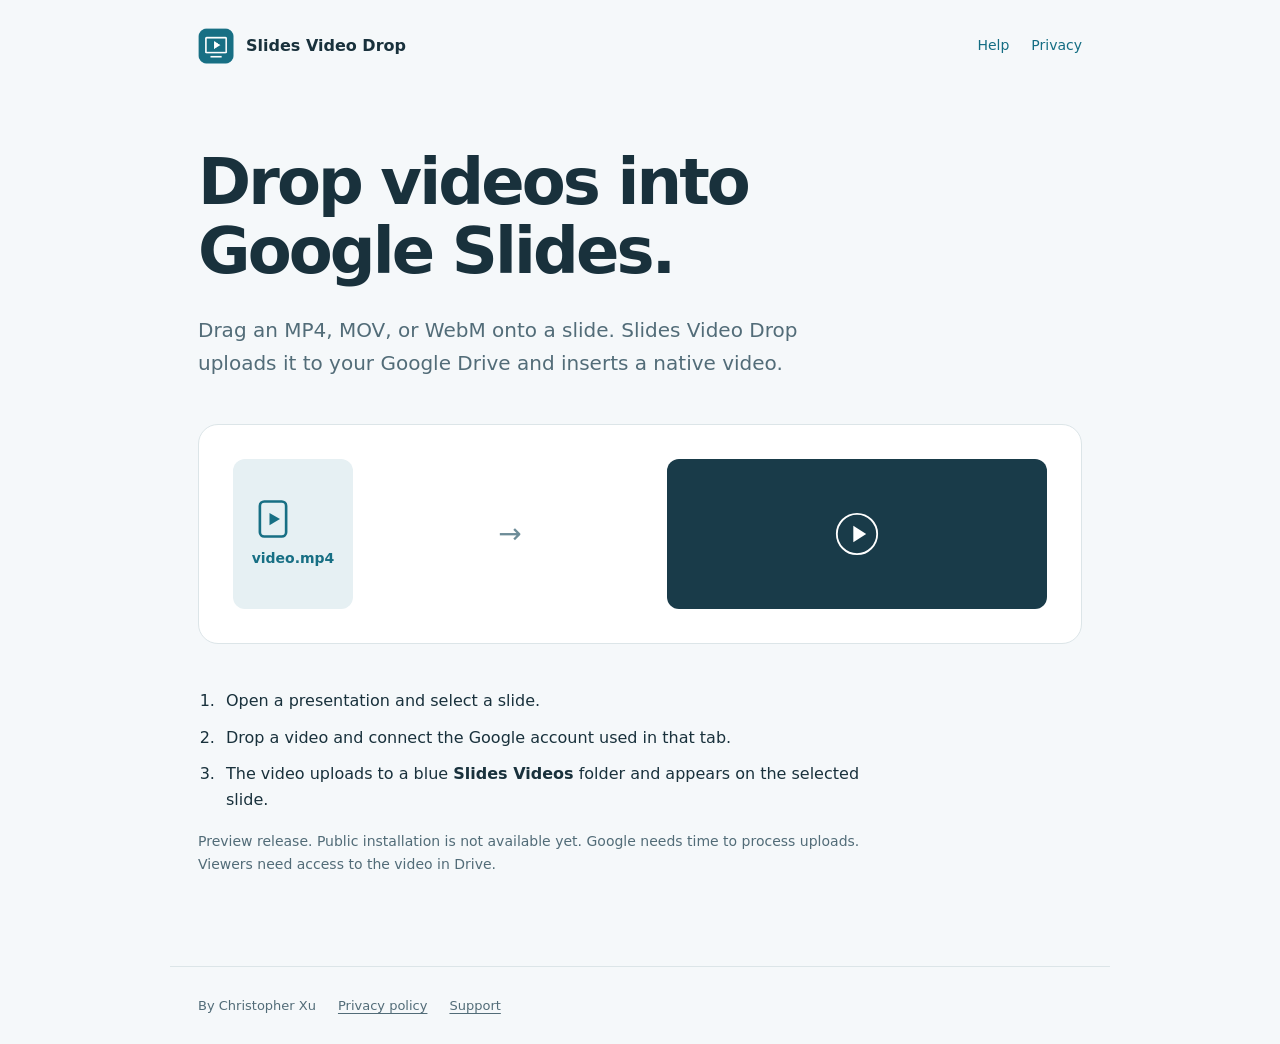
<file: index.html>
<!doctype html><html lang="en"><meta charset="utf-8"><meta name="viewport" content="width=device-width,initial-scale=1"><meta name="description" content="Drag local video files into Google Slides. Slides Video Drop uploads to your Google Drive and inserts native videos."><title>Slides Video Drop</title><link rel="icon" href="icon.png"><link rel="stylesheet" href="style.css">
<header><a class="brand" href="./"><img src="icon.png" alt="">Slides Video Drop</a><nav aria-label="Navigation"><a href="support.html">Help</a><a href="privacy.html">Privacy</a></nav></header>
<main><h1>Drop videos into<br>Google Slides.</h1><p class="lead">Drag an MP4, MOV, or WebM onto a slide. Slides Video Drop uploads it to your Google Drive and inserts a native video.</p>
<div class="flow" role="img" aria-label="A local video file is dropped into a presentation slide"><div class="file"><div><svg viewBox="0 0 48 48" fill="none" aria-hidden="true"><rect x="9" y="4" width="30" height="40" rx="5" stroke="currentColor" stroke-width="3"/><path d="m20 17 12 7-12 7Z" fill="currentColor"/></svg><br>video.mp4</div></div><span class="arrow" aria-hidden="true">→</span><div class="slide"><svg viewBox="0 0 48 48" aria-hidden="true"><circle cx="24" cy="24" r="22" fill="none" stroke="currentColor" stroke-width="2"/><path d="m20 15 14 9-14 9Z" fill="currentColor"/></svg></div></div>
<ol class="steps"><li>Open a presentation and select a slide.</li><li>Drop a video and connect the Google account used in that tab.</li><li>The video uploads to a blue <strong>Slides Videos</strong> folder and appears on the selected slide.</li></ol>
<p class="note">Preview release. Public installation is not available yet. Google needs time to process uploads. Viewers need access to the video in Drive.</p>
</main><footer><span>By Christopher Xu</span><a href="privacy.html">Privacy policy</a><a href="support.html">Support</a></footer></html>
</file>
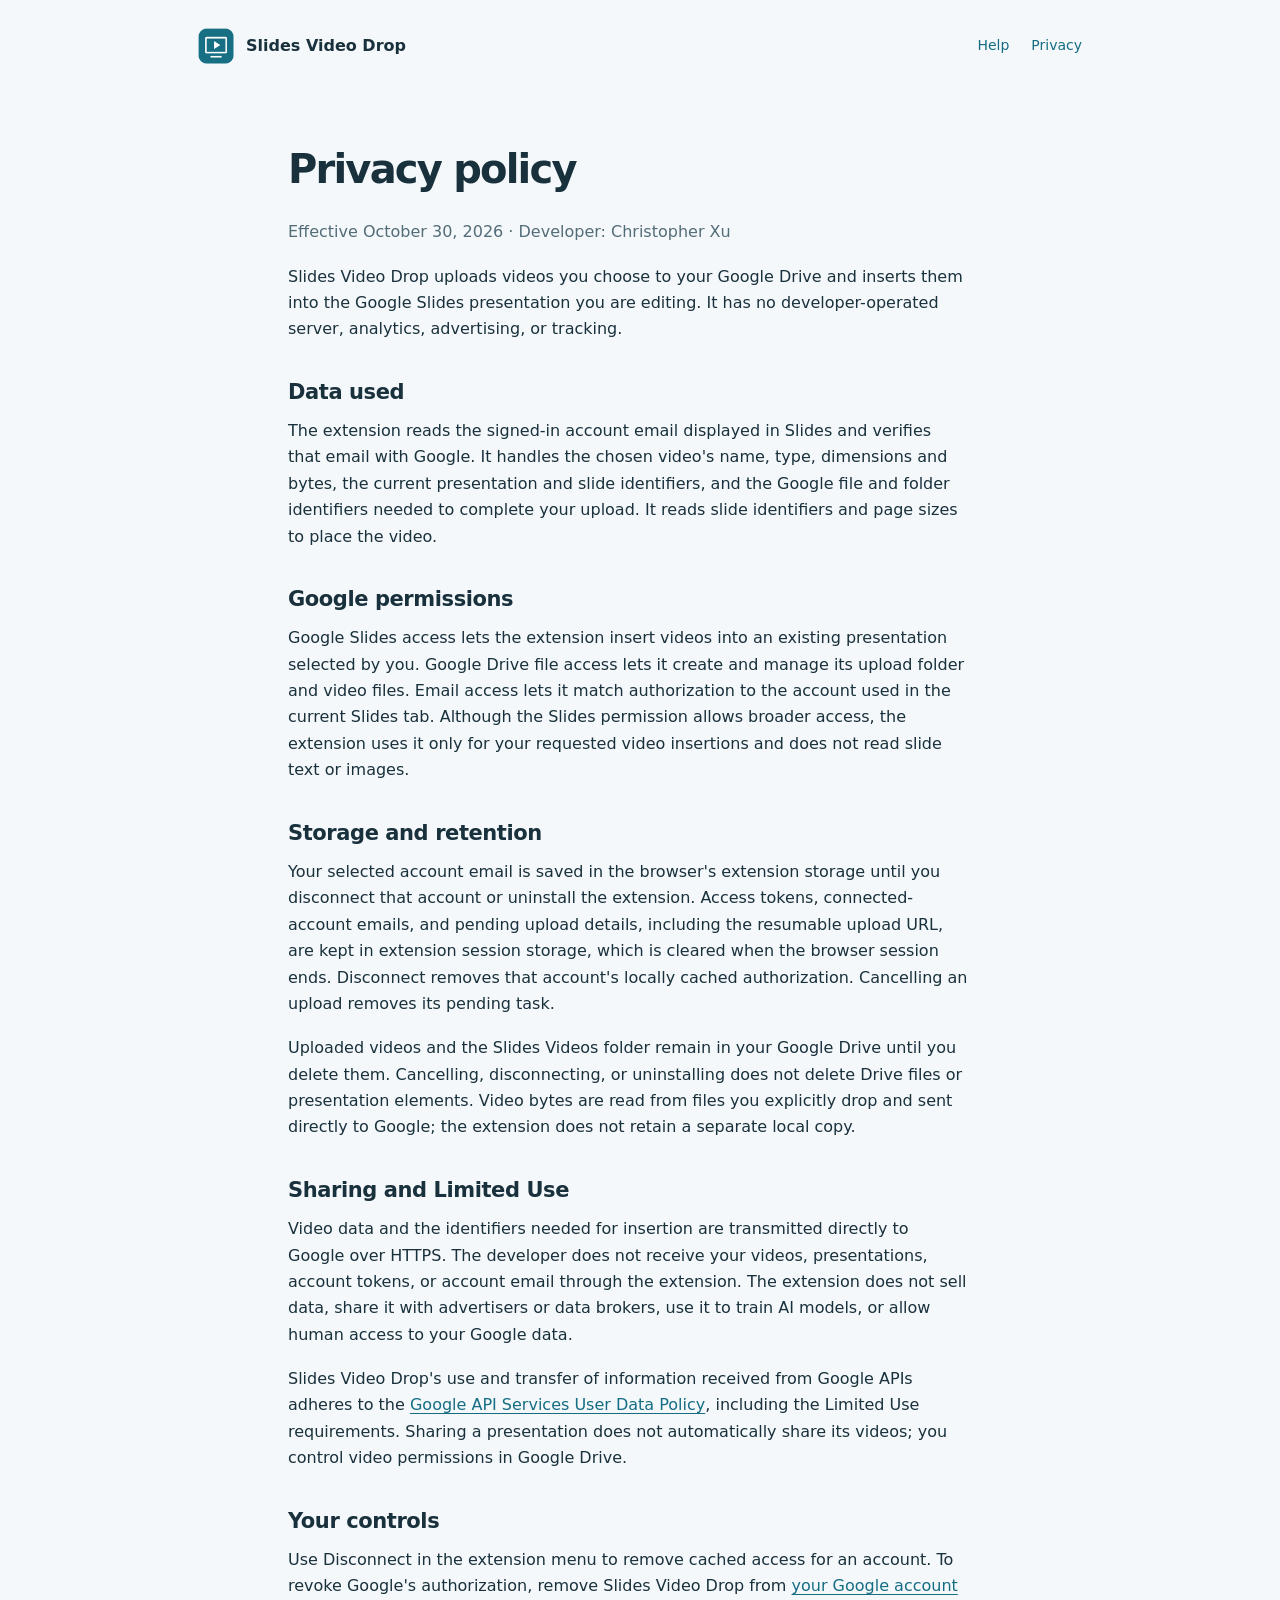
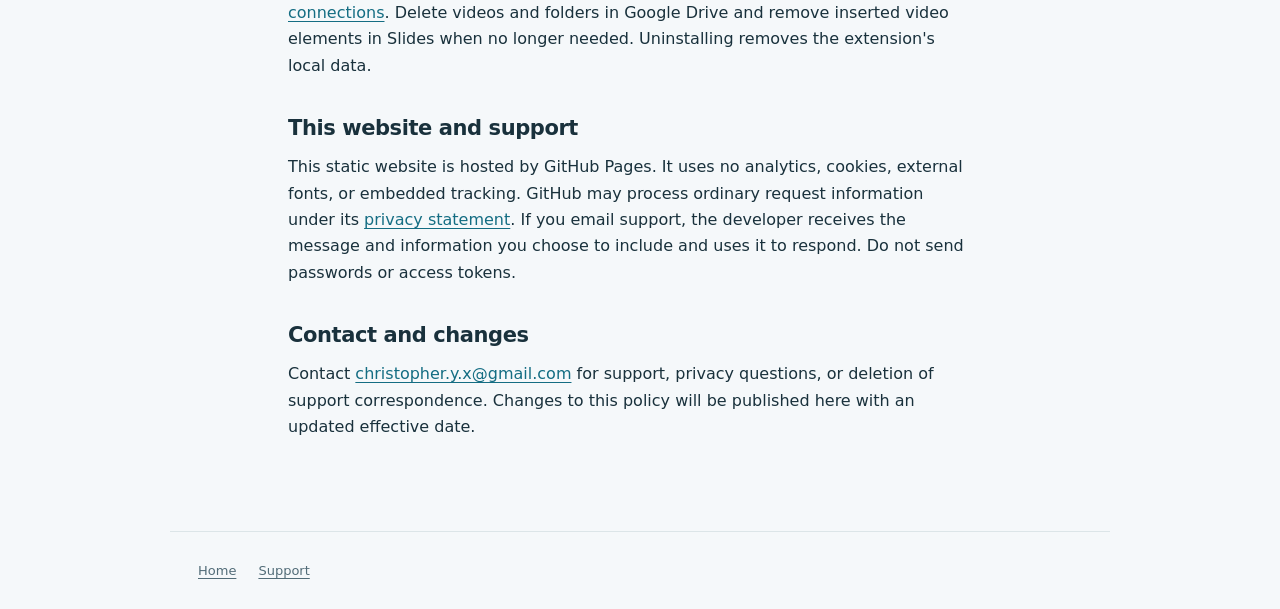
<file: privacy.html>
<!doctype html><html lang="en"><meta charset="utf-8"><meta name="viewport" content="width=device-width,initial-scale=1"><title>Privacy · Slides Video Drop</title><link rel="icon" href="icon.png"><link rel="stylesheet" href="style.css">
<header><a class="brand" href="./"><img src="icon.png" alt="">Slides Video Drop</a><nav aria-label="Navigation"><a href="support.html">Help</a><a href="privacy.html" aria-current="page">Privacy</a></nav></header>
<main class="paper"><h1>Privacy policy</h1><p class="note">Effective October 30, 2026 · Developer: Christopher Xu</p>
<p>Slides Video Drop uploads videos you choose to your Google Drive and inserts them into the Google Slides presentation you are editing. It has no developer-operated server, analytics, advertising, or tracking.</p>
<h2>Data used</h2><p>The extension reads the signed-in account email displayed in Slides and verifies that email with Google. It handles the chosen video's name, type, dimensions and bytes, the current presentation and slide identifiers, and the Google file and folder identifiers needed to complete your upload. It reads slide identifiers and page sizes to place the video.</p>
<h2>Google permissions</h2><p>Google Slides access lets the extension insert videos into an existing presentation selected by you. Google Drive file access lets it create and manage its upload folder and video files. Email access lets it match authorization to the account used in the current Slides tab. Although the Slides permission allows broader access, the extension uses it only for your requested video insertions and does not read slide text or images.</p>
<h2>Storage and retention</h2><p>Your selected account email is saved in the browser's extension storage until you disconnect that account or uninstall the extension. Access tokens, connected-account emails, and pending upload details, including the resumable upload URL, are kept in extension session storage, which is cleared when the browser session ends. Disconnect removes that account's locally cached authorization. Cancelling an upload removes its pending task.</p><p>Uploaded videos and the Slides Videos folder remain in your Google Drive until you delete them. Cancelling, disconnecting, or uninstalling does not delete Drive files or presentation elements. Video bytes are read from files you explicitly drop and sent directly to Google; the extension does not retain a separate local copy.</p>
<h2>Sharing and Limited Use</h2><p>Video data and the identifiers needed for insertion are transmitted directly to Google over HTTPS. The developer does not receive your videos, presentations, account tokens, or account email through the extension. The extension does not sell data, share it with advertisers or data brokers, use it to train AI models, or allow human access to your Google data.</p><p>Slides Video Drop's use and transfer of information received from Google APIs adheres to the <a href="https://developers.google.com/terms/api-services-user-data-policy">Google API Services User Data Policy</a>, including the Limited Use requirements. Sharing a presentation does not automatically share its videos; you control video permissions in Google Drive.</p>
<h2>Your controls</h2><p>Use Disconnect in the extension menu to remove cached access for an account. To revoke Google's authorization, remove Slides Video Drop from <a href="https://myaccount.google.com/connections">your Google account connections</a>. Delete videos and folders in Google Drive and remove inserted video elements in Slides when no longer needed. Uninstalling removes the extension's local data.</p>
<h2>This website and support</h2><p>This static website is hosted by GitHub Pages. It uses no analytics, cookies, external fonts, or embedded tracking. GitHub may process ordinary request information under its <a href="https://docs.github.com/en/site-policy/privacy-policies/github-general-privacy-statement">privacy statement</a>. If you email support, the developer receives the message and information you choose to include and uses it to respond. Do not send passwords or access tokens.</p>
<h2>Contact and changes</h2><p>Contact <a href="mailto:christopher.y.x@gmail.com">christopher.y.x@gmail.com</a> for support, privacy questions, or deletion of support correspondence. Changes to this policy will be published here with an updated effective date.</p></main>
<footer><a href="./">Home</a><a href="support.html">Support</a></footer></html>
</file>
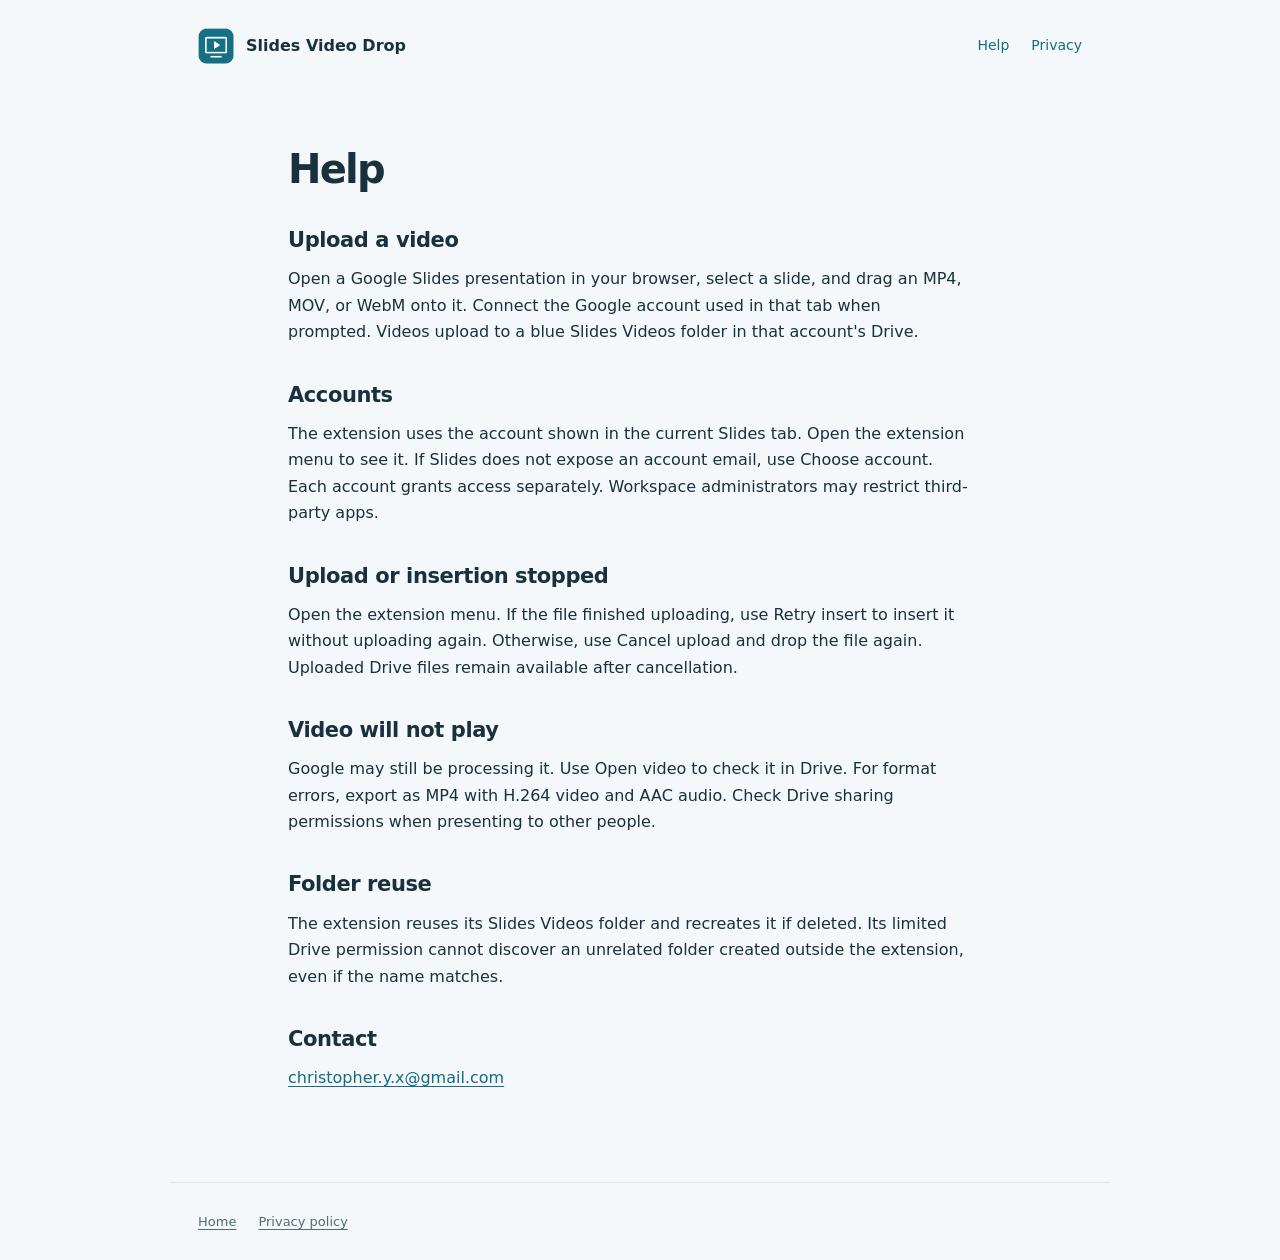
<file: support.html>
<!doctype html><html lang="en"><meta charset="utf-8"><meta name="viewport" content="width=device-width,initial-scale=1"><title>Help · Slides Video Drop</title><link rel="icon" href="icon.png"><link rel="stylesheet" href="style.css"><header><a class="brand" href="./"><img src="icon.png" alt="">Slides Video Drop</a><nav aria-label="Navigation"><a href="support.html" aria-current="page">Help</a><a href="privacy.html">Privacy</a></nav></header>
<main class="paper"><h1>Help</h1><h2>Upload a video</h2><p>Open a Google Slides presentation in your browser, select a slide, and drag an MP4, MOV, or WebM onto it. Connect the Google account used in that tab when prompted. Videos upload to a blue Slides Videos folder in that account's Drive.</p><h2>Accounts</h2><p>The extension uses the account shown in the current Slides tab. Open the extension menu to see it. If Slides does not expose an account email, use Choose account. Each account grants access separately. Workspace administrators may restrict third-party apps.</p><h2>Upload or insertion stopped</h2><p>Open the extension menu. If the file finished uploading, use Retry insert to insert it without uploading again. Otherwise, use Cancel upload and drop the file again. Uploaded Drive files remain available after cancellation.</p><h2>Video will not play</h2><p>Google may still be processing it. Use Open video to check it in Drive. For format errors, export as MP4 with H.264 video and AAC audio. Check Drive sharing permissions when presenting to other people.</p><h2>Folder reuse</h2><p>The extension reuses its Slides Videos folder and recreates it if deleted. Its limited Drive permission cannot discover an unrelated folder created outside the extension, even if the name matches.</p><h2>Contact</h2><p><a href="mailto:christopher.y.x@gmail.com">christopher.y.x@gmail.com</a></p></main><footer><a href="./">Home</a><a href="privacy.html">Privacy policy</a></footer></html>
</file>
<file: style.css>
:root{font:16px/1.65 system-ui,sans-serif;color:#19313c;background:#f5f8fa;color-scheme:light}*{box-sizing:border-box}body{margin:0}header,main,footer{max-width:940px;margin:auto;padding:28px}header{display:flex;justify-content:space-between;align-items:center;gap:20px}.brand{display:flex;align-items:center;gap:12px;color:inherit;font-weight:650;text-decoration:none}.brand img{width:36px;height:36px}nav{display:flex;gap:22px;font-size:14px}a{color:#146d83;text-underline-offset:3px}nav a{text-decoration:none}nav a:hover{text-decoration:underline}main{padding-top:56px;padding-bottom:72px}h1{font-size:clamp(36px,6vw,64px);line-height:1.08;letter-spacing:-.045em;max-width:700px;margin:0 0 28px;font-weight:650}h2{font-size:21px;line-height:1.3;margin:36px 0 12px;letter-spacing:-.02em}p{max-width:680px;margin:0 0 18px}.lead{font-size:20px;color:#526c78}.note{font-size:14px;color:#526c78}.flow{display:flex;align-items:center;justify-content:space-between;gap:16px;margin:44px 0;padding:34px;background:white;border:1px solid #dce5e8;border-radius:20px}.file,.slide{height:150px;display:grid;place-items:center;border-radius:12px}.file{width:120px;background:#e6f0f3;color:#176f84;font-size:14px;font-weight:650}.file svg{width:42px;height:42px}.slide{flex:1;max-width:380px;background:#193b49;color:white}.slide svg{width:44px;height:44px}.arrow{color:#6d8c98;font-size:28px}.steps{padding-left:22px;max-width:680px}.steps li{padding-left:6px;margin:10px 0}.paper{max-width:760px}.paper h1{font-size:40px}.paper p,.paper li{font-size:16px}footer{font-size:13px;color:#526c78;border-top:1px solid #dce5e8;display:flex;gap:22px;flex-wrap:wrap}footer a{color:inherit}:focus-visible{outline:3px solid #176f84;outline-offset:5px}@media(max-width:560px){header,main,footer{padding:22px}header{align-items:flex-start;flex-direction:column}main{padding-top:40px}.flow{padding:20px;gap:12px}.file{width:80px;height:110px}.slide{height:110px}.arrow{font-size:20px}}
</file>
